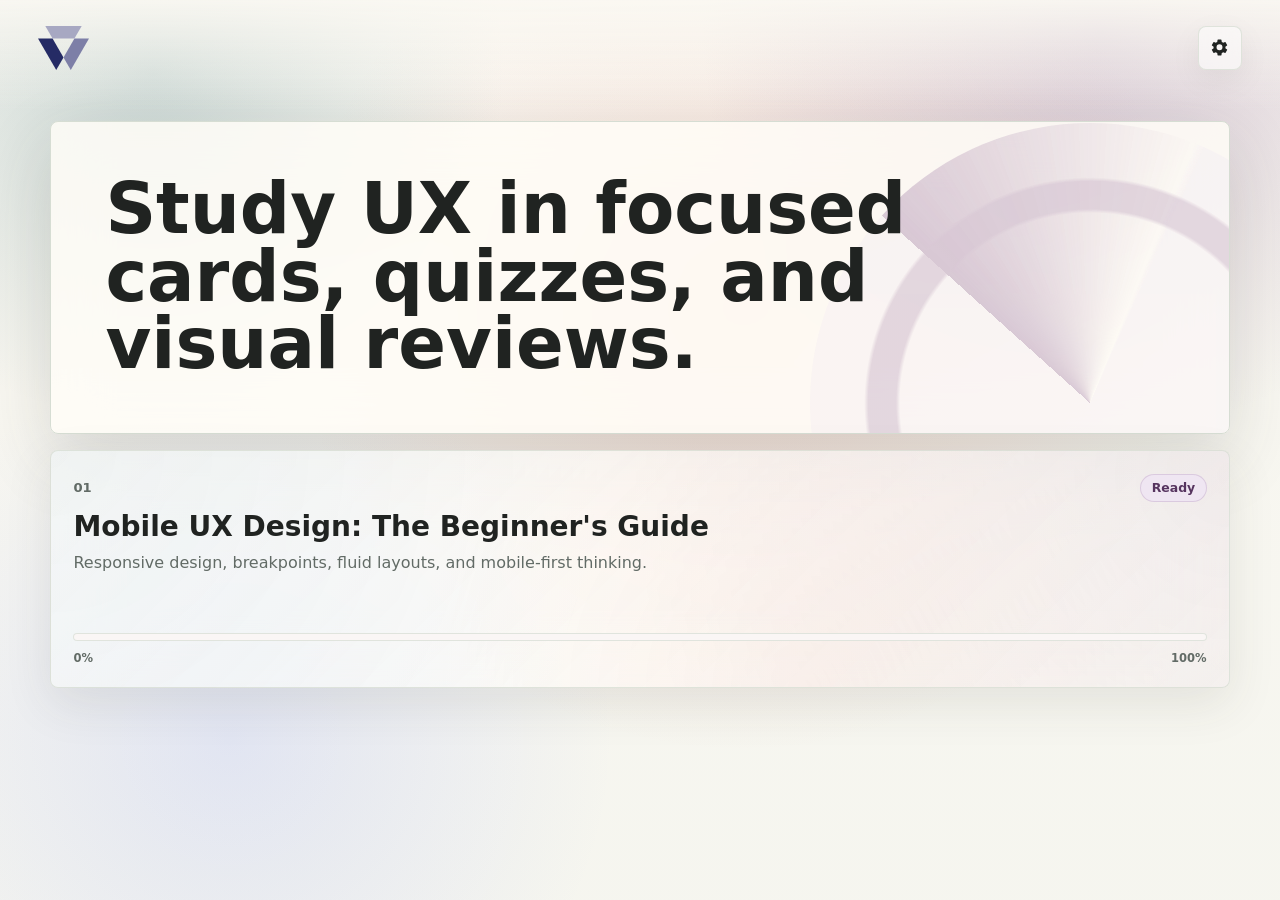
<file: index.html>
<!doctype html>
<html lang="en">
  <head>
    <meta charset="utf-8" />
    <meta name="viewport" content="width=device-width, initial-scale=1" />
    <meta name="theme-color" content="#28666e" />
    <title>UX Study App</title>
    <link rel="icon" href="assets/app-icon.svg" type="image/svg+xml" />
    <link rel="manifest" href="manifest.json" />
    <link rel="stylesheet" href="style.css?v=23" />
  </head>
  <body data-page="dashboard">
    <header class="app-topbar simple-topbar">
      <img class="home-logo" src="assets/Logo.svg" alt="GK" style="height:44px;width:auto;display:block;object-fit:contain;" />
      <button class="icon-button" type="button" data-open-settings aria-label="Open settings">
        <span class="gear-symbol" aria-hidden="true"></span>
      </button>
    </header>

    <main class="shell">
      <section class="dashboard-hero">
        <div>
          <h1>Study UX in focused cards, quizzes, and visual reviews.</h1>
        </div>
      </section>

      <section class="course-grid" data-course-grid aria-label="Courses">
        <a
          class="course-card"
          href="courses/course-03-mobile-ux-design.html?v=23"
          data-course-card
          data-course-id="course-03"
          data-total-cards="12"
        >
          <div class="course-body">
            <div class="course-meta">
              <span class="course-small-number">01</span>
              <span class="pill">Ready</span>
            </div>
            <h2>Mobile UX Design: The Beginner's Guide</h2>
            <p>Responsive design, breakpoints, fluid layouts, and mobile-first thinking.</p>
            <div class="course-progress" aria-label="0% complete" data-course-progress>
              <span style="width: 0%"></span>
            </div>
            <div class="progress-scale" aria-hidden="true">
              <span data-progress-current>0%</span>
              <span>100%</span>
            </div>
          </div>
        </a>
      </section>
    </main>

    <aside class="settings-panel" data-settings-panel aria-hidden="true">
      <div class="settings-card" role="dialog" aria-modal="true" aria-labelledby="settings-title">
        <div class="settings-head">
          <h2 id="settings-title">Settings</h2>
          <button class="icon-button" type="button" data-close-settings aria-label="Close settings">×</button>
        </div>

        <div class="setting-row">
          <span>Mode</span>
          <div class="icon-choice" data-theme-choices>
            <button type="button" data-theme-choice="light" aria-label="Light mode">☼</button>
            <button type="button" data-theme-choice="dark" aria-label="Dark mode">☾</button>
          </div>
        </div>

        <div class="setting-row">
          <span>Accent</span>
          <div class="swatch-row" data-accent-choices>
            <button class="swatch teal" type="button" data-accent-choice="teal" aria-label="Calm teal"></button>
            <button class="swatch navy" type="button" data-accent-choice="navy" aria-label="Navy blue"></button>
            <button class="swatch plum" type="button" data-accent-choice="plum" aria-label="Plum"></button>
            <button class="swatch green" type="button" data-accent-choice="green" aria-label="Forest green"></button>
            <button class="swatch ocean" type="button" data-accent-choice="ocean" aria-label="Ocean blue"></button>
            <button class="swatch sunset" type="button" data-accent-choice="sunset" aria-label="Sunset"></button>
            <button class="swatch candy" type="button" data-accent-choice="candy" aria-label="Candy"></button>
            <button class="swatch mono-blue" type="button" data-accent-choice="mono-blue" aria-label="Black and blue"></button>
            <button class="swatch contrast" type="button" data-accent-choice="contrast" aria-label="High contrast"></button>
          </div>
        </div>

        <div class="setting-row">
          <span>Text size</span>
          <div class="stepper">
            <button type="button" data-text-decrease aria-label="Decrease text size">−</button>
            <strong data-text-size-value>0</strong>
            <button type="button" data-text-increase aria-label="Increase text size">+</button>
          </div>
        </div>

        <label class="toggle-row">
          <input data-setting-motion type="checkbox" />
          <span>Reduce motion</span>
        </label>
      </div>
    </aside>

    <script src="app.js?v=23"></script>
  </body>
</html>
</file>
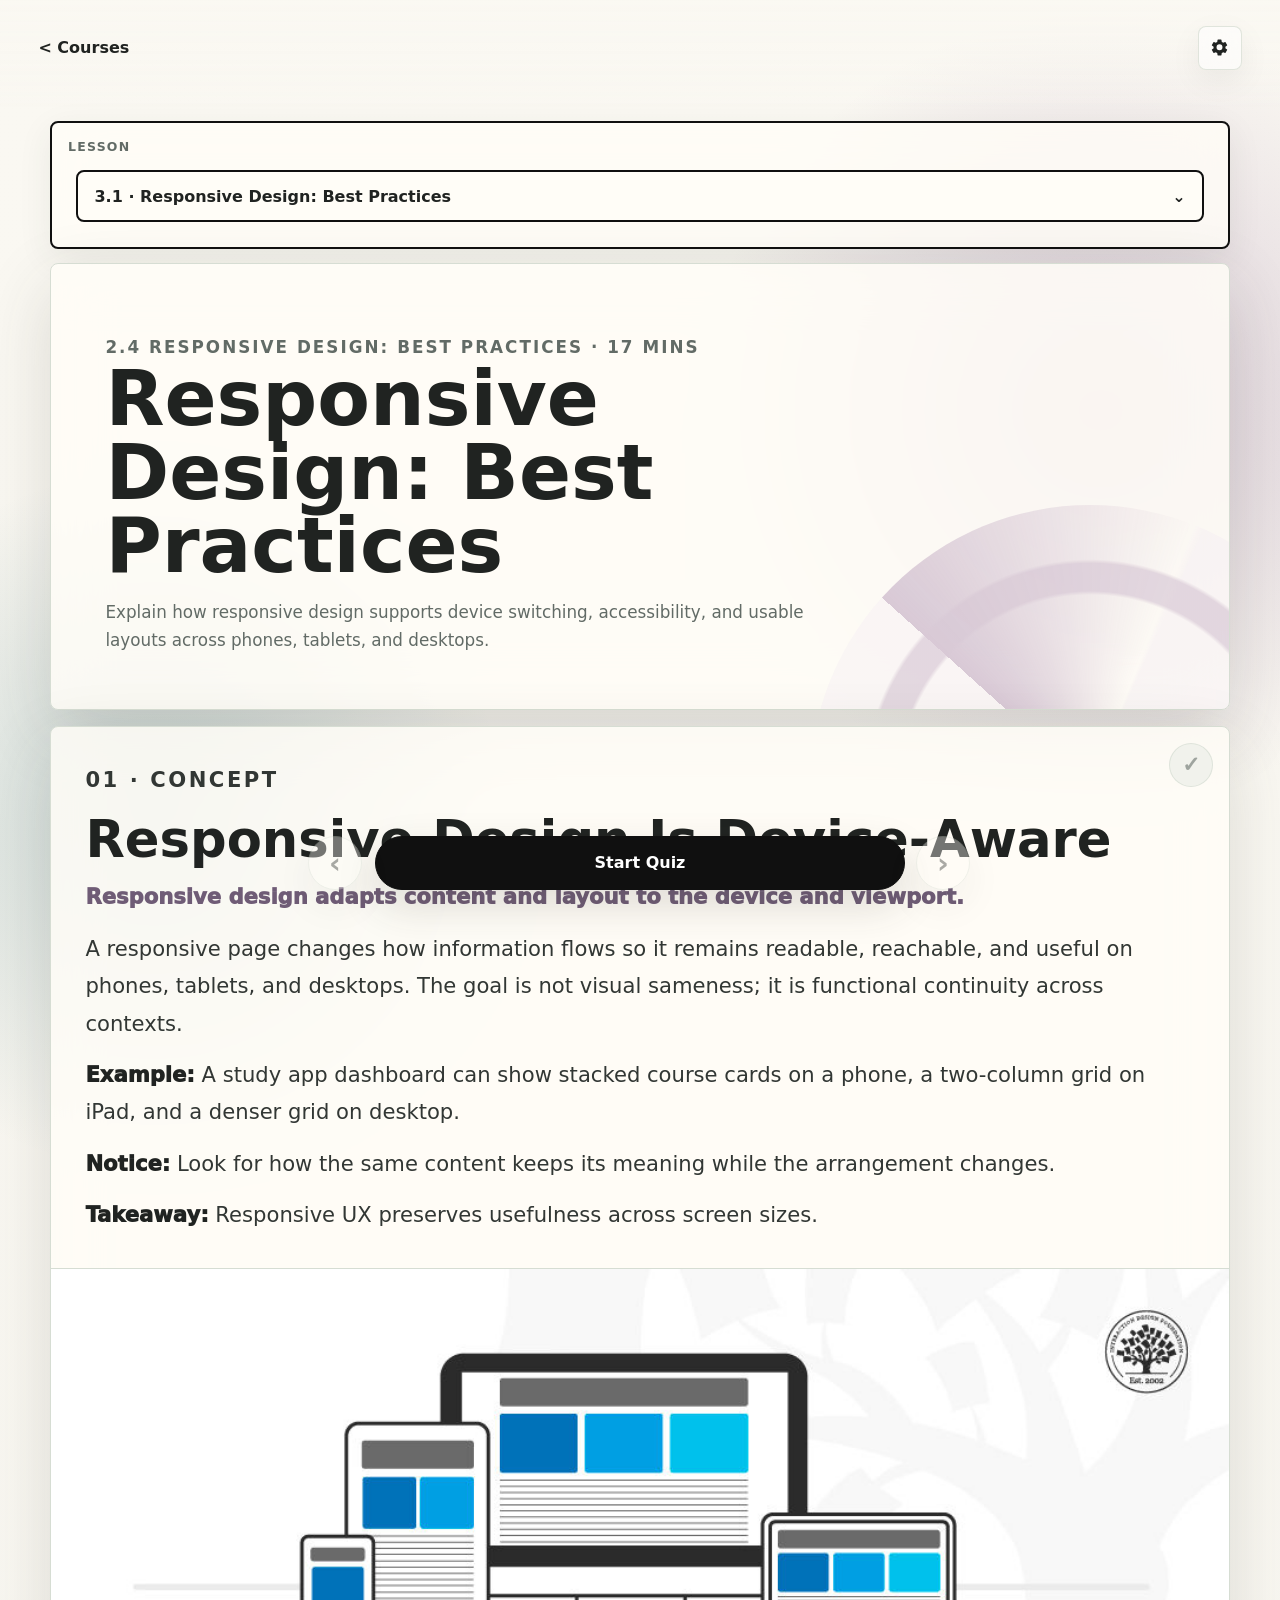
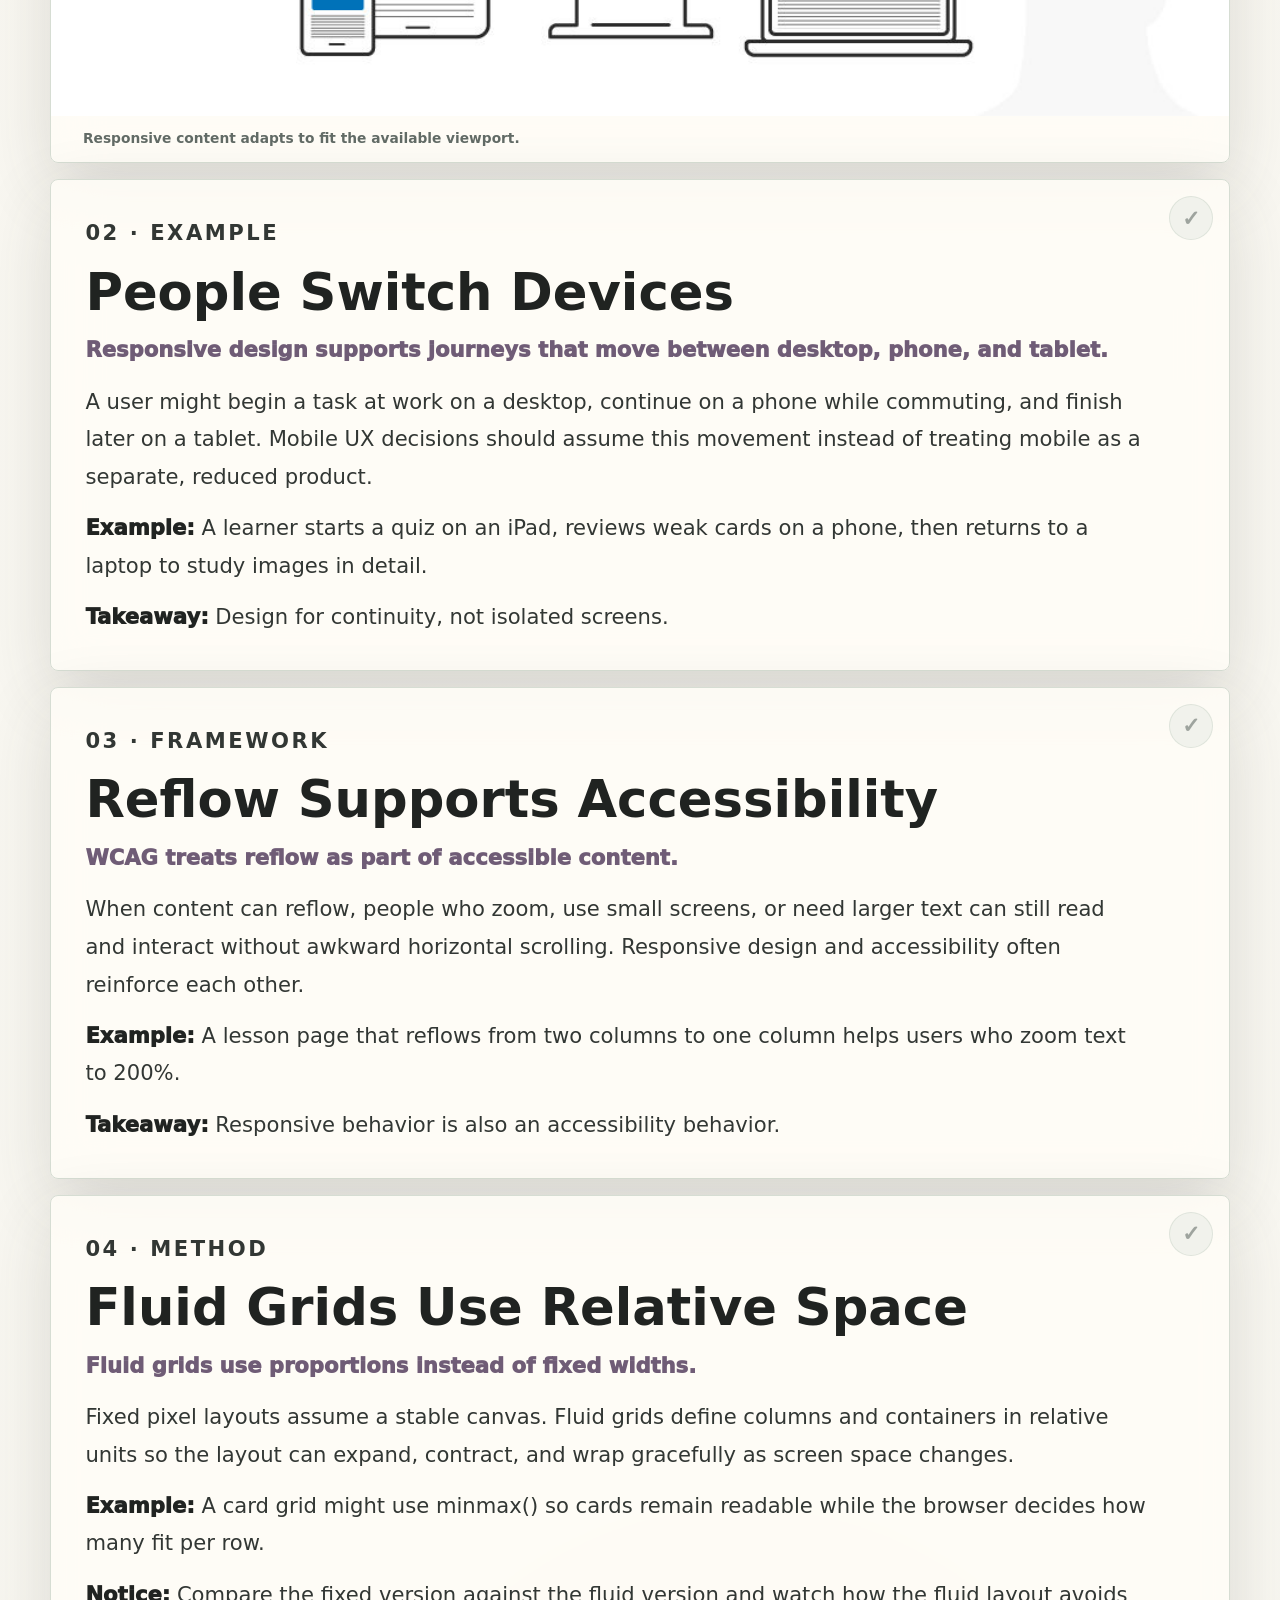
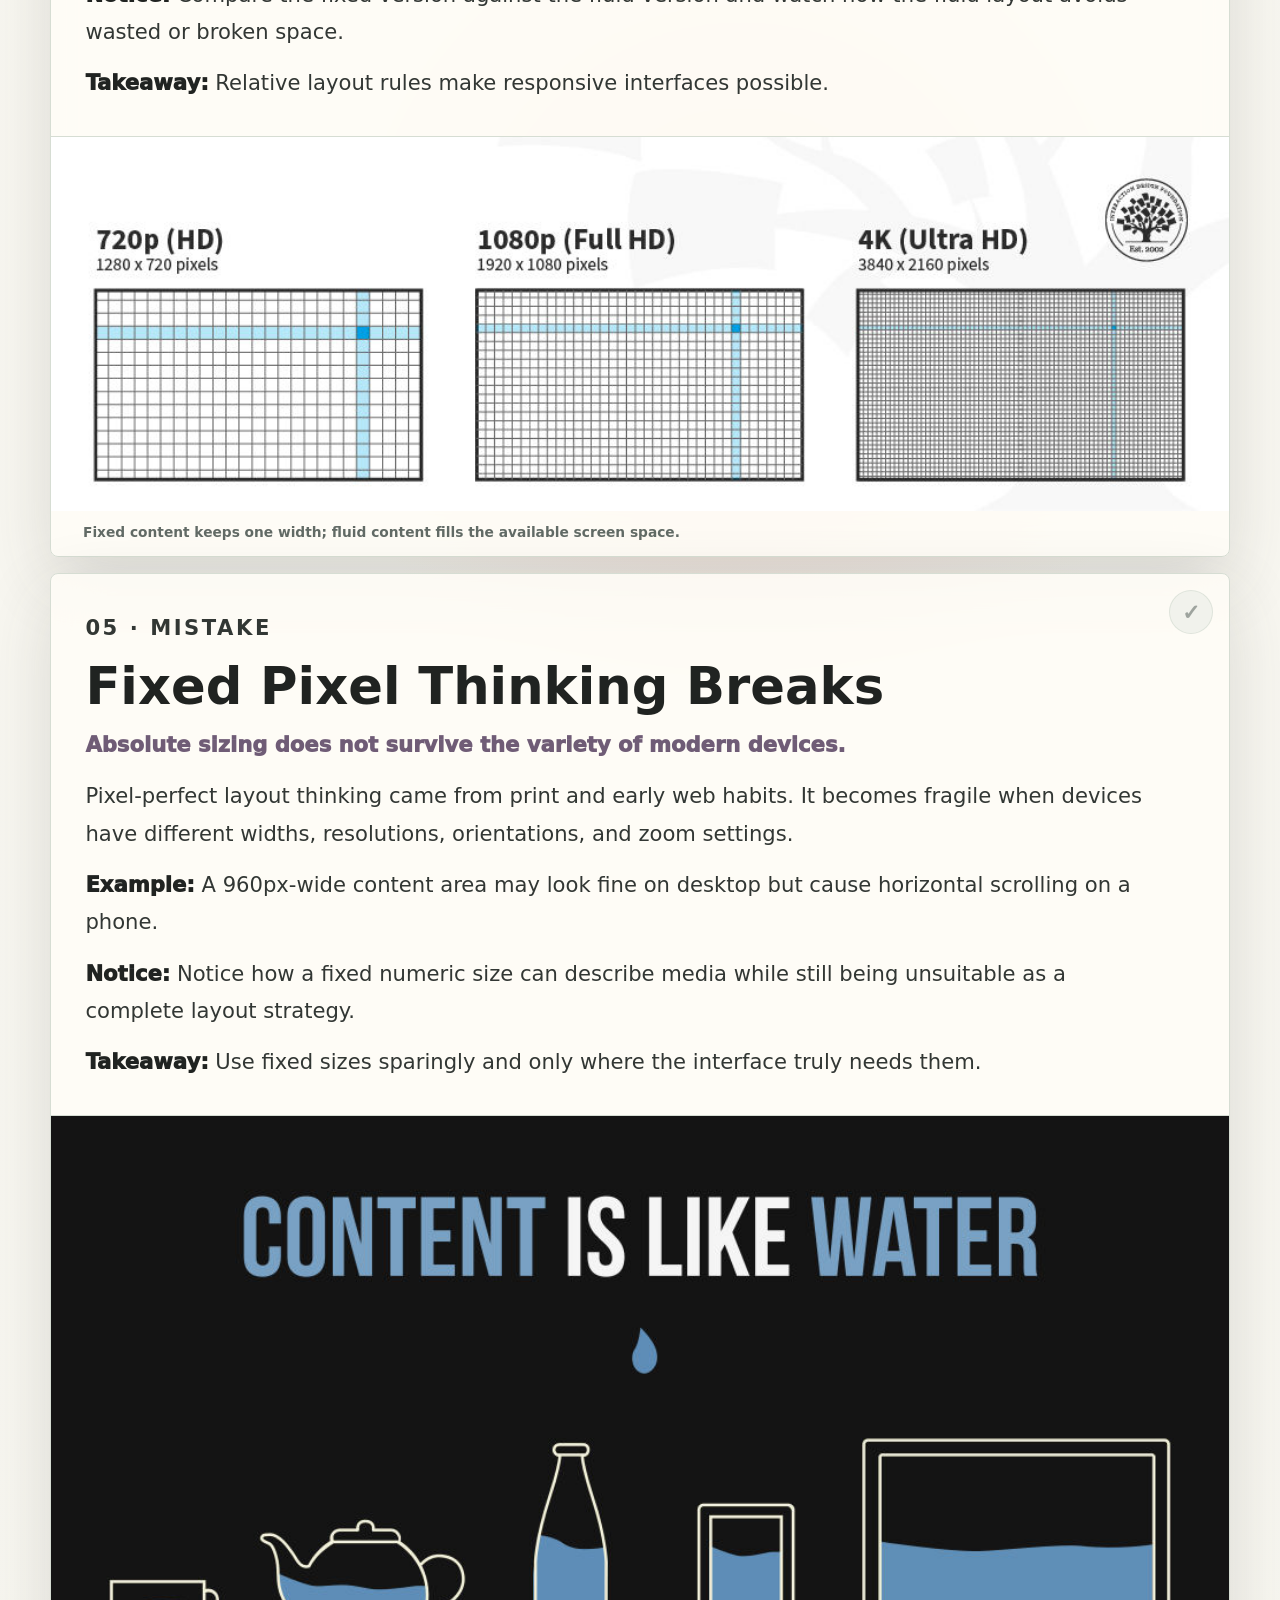
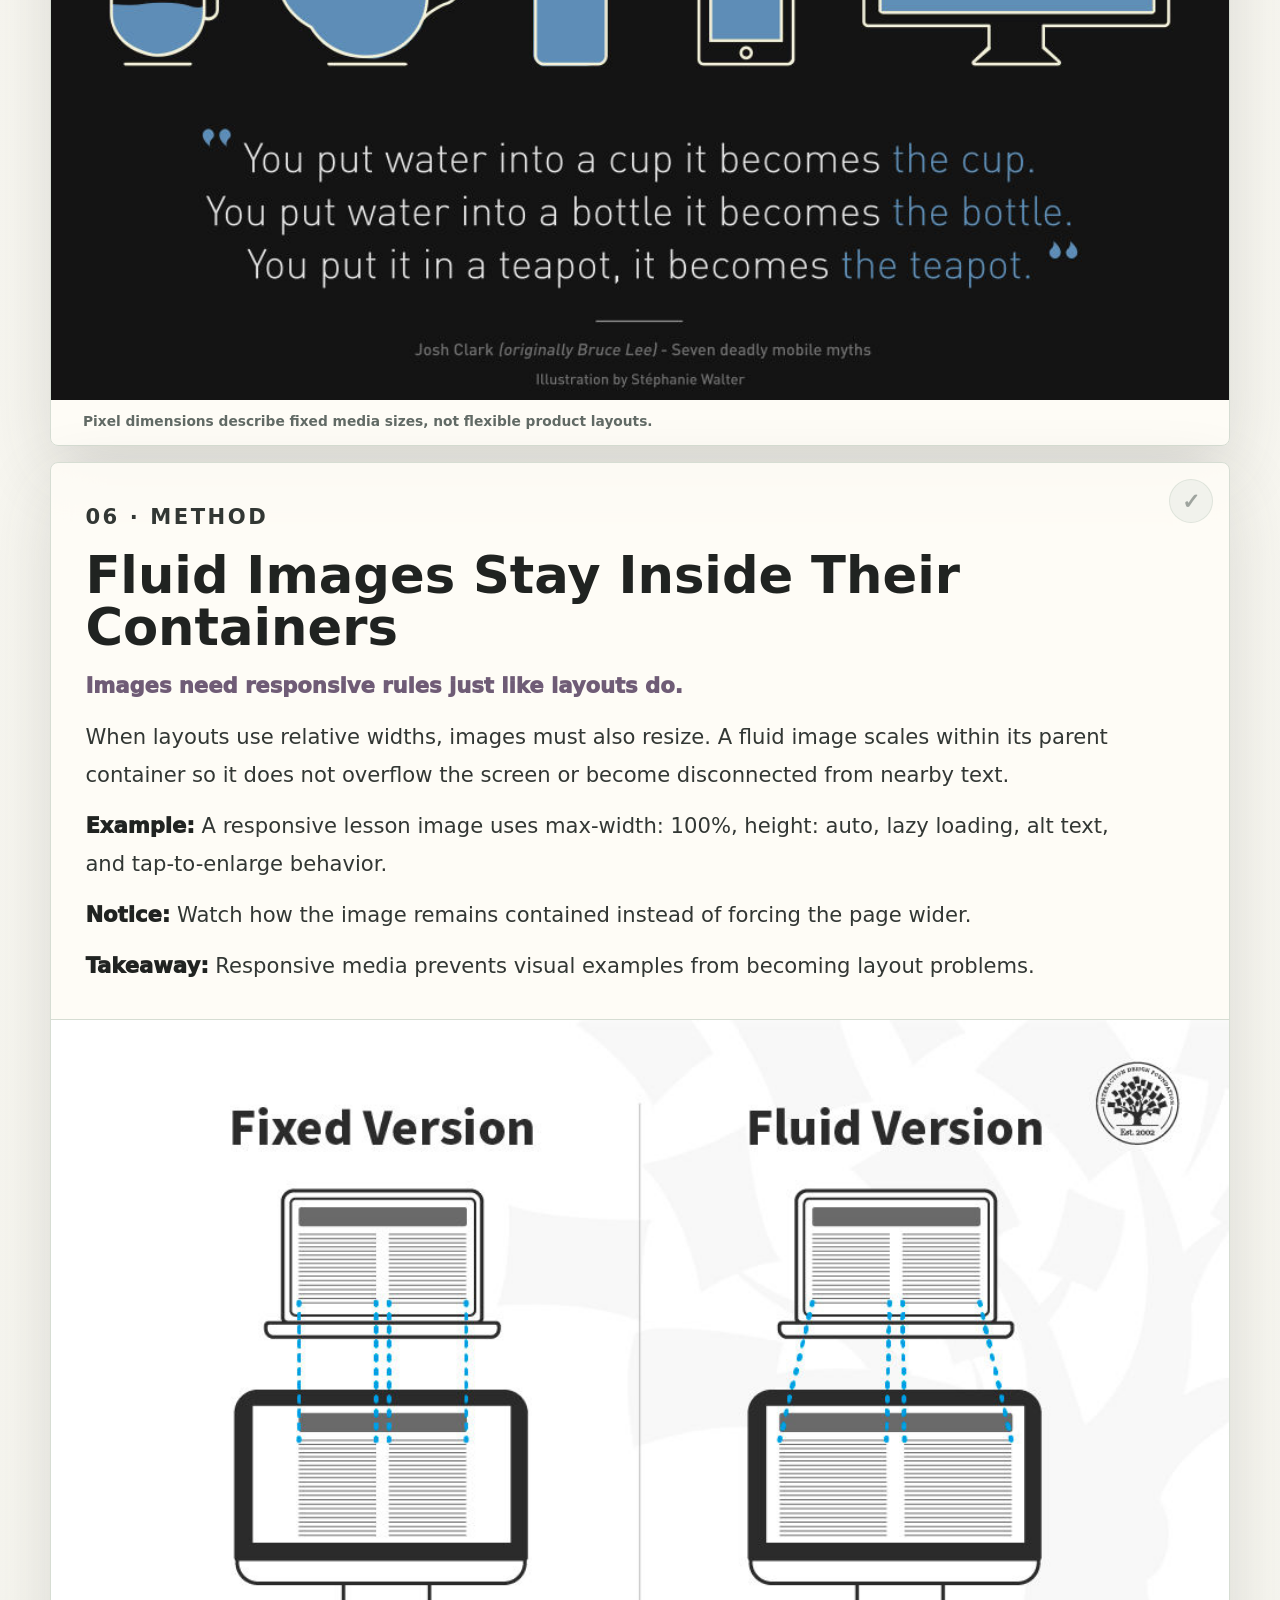
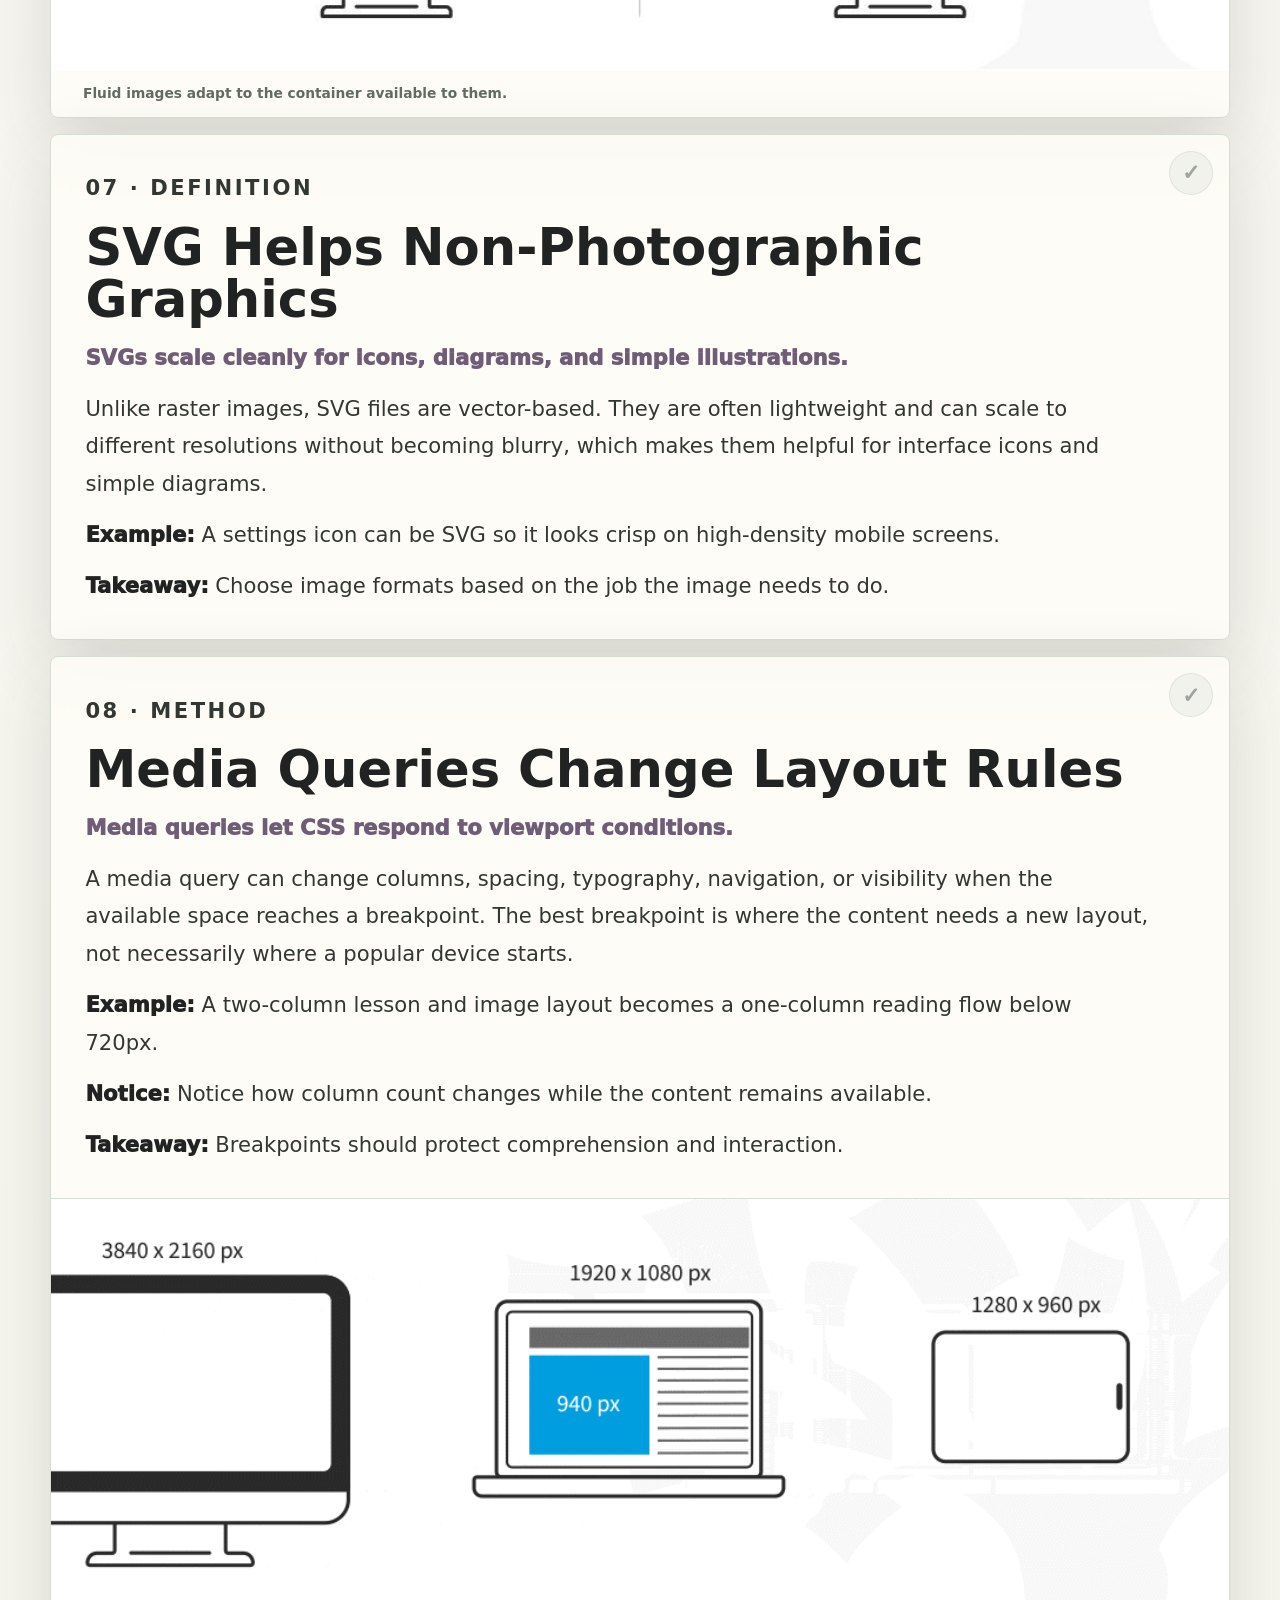
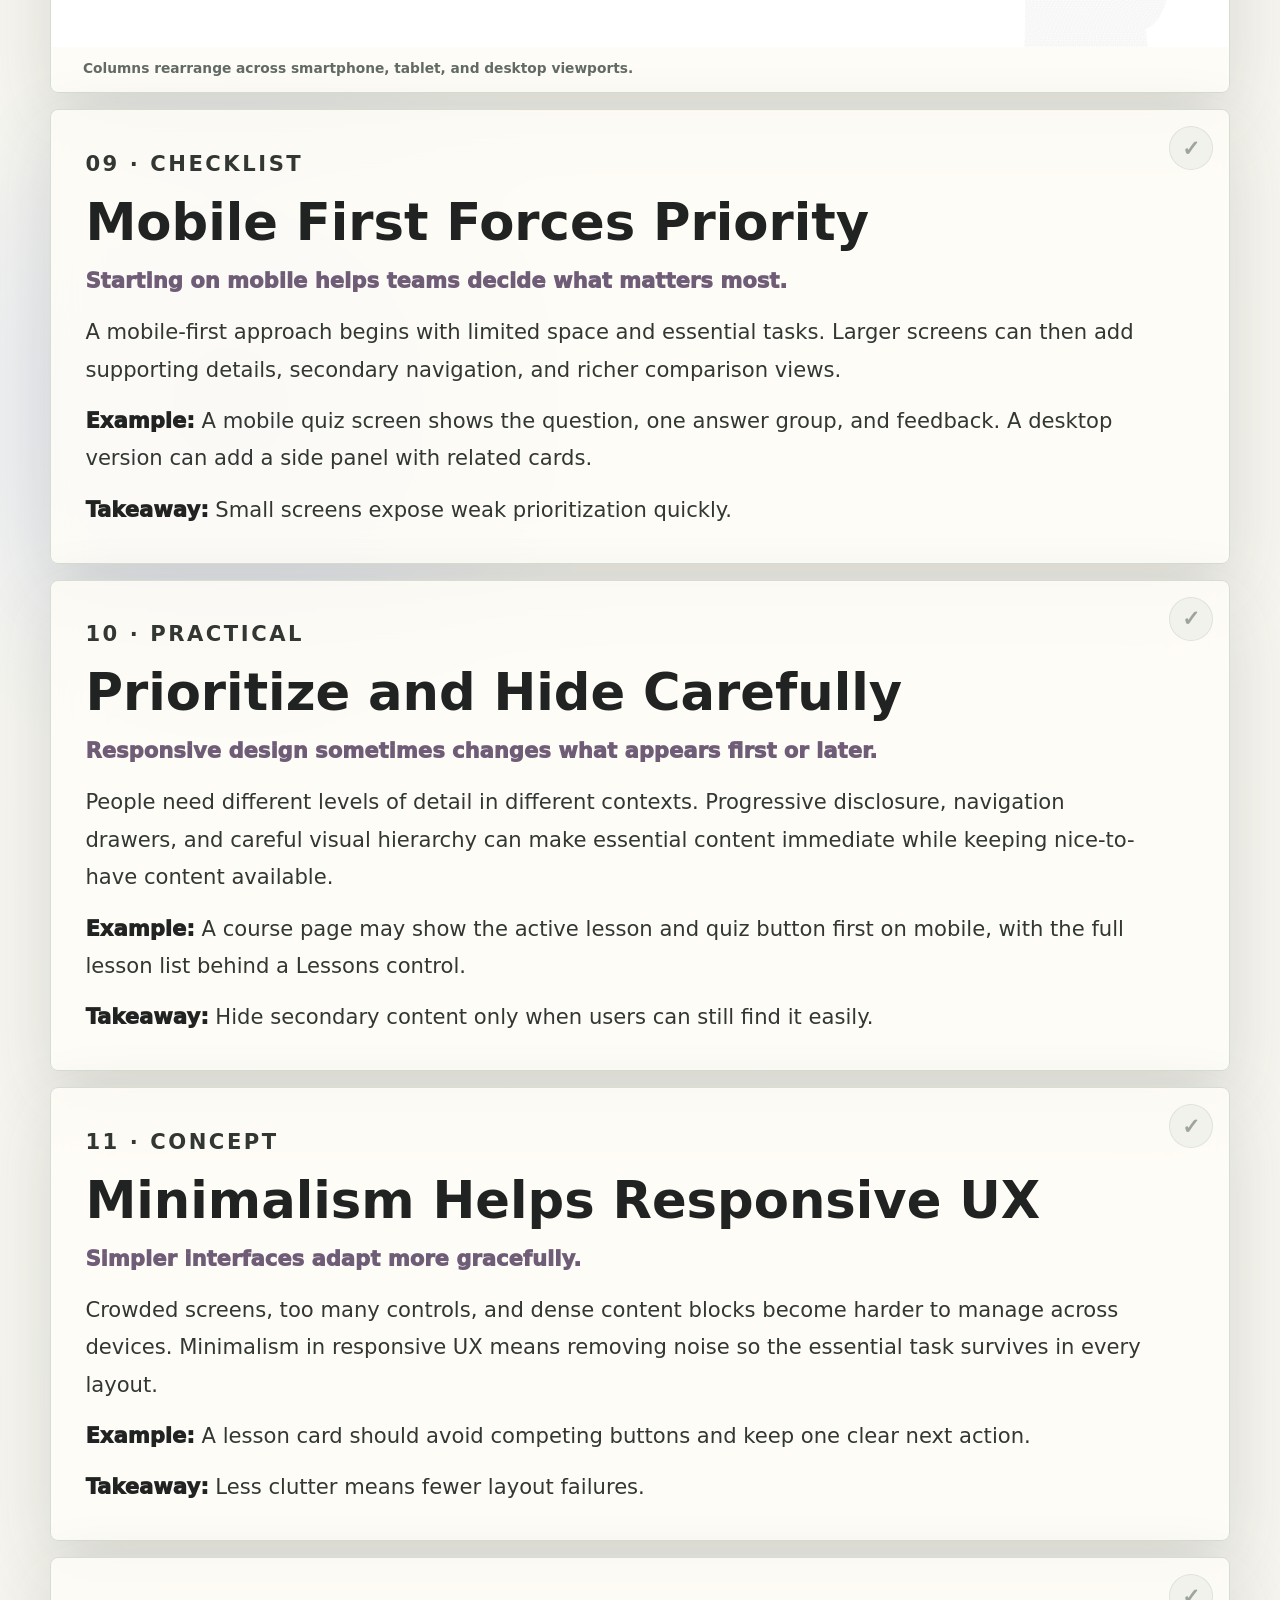
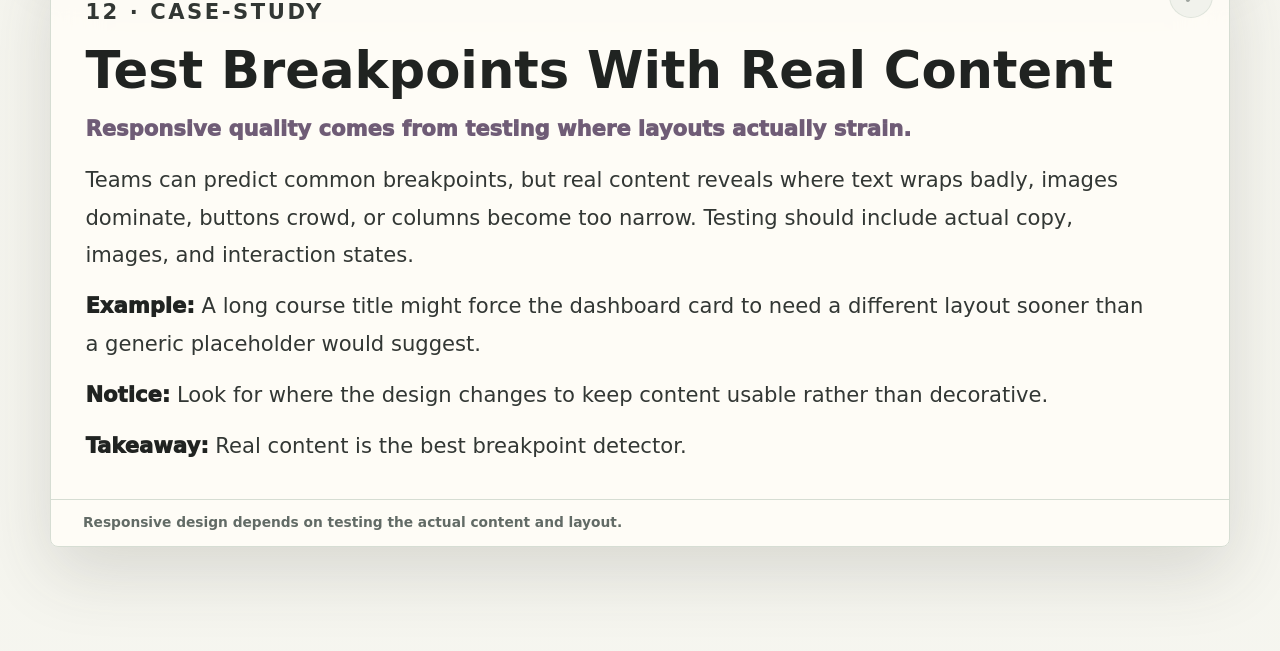
<file: courses/course-03-mobile-ux-design.html>
<!doctype html>
<html lang="en">
  <head>
    <meta charset="utf-8" />
    <meta name="viewport" content="width=device-width, initial-scale=1" />
    <meta name="theme-color" content="#28666e" />
    <title>Responsive Design: Best Practices | UX Study App</title>
    <link rel="icon" href="../assets/app-icon.svg" type="image/svg+xml" />
    <link rel="manifest" href="../manifest.json" />
    <link rel="stylesheet" href="../style.css?v=23" />
  </head>
  <body data-page="course" data-course-id="course-03">
    <header class="app-topbar simple-topbar">
      <a class="back-link" href="../index.html?v=23">&lt; Courses</a>
      <button class="icon-button" type="button" data-open-settings aria-label="Open settings">
        <span class="gear-symbol" aria-hidden="true"></span>
      </button>
    </header>

    <main class="course-shell">
      <section class="lesson-picker">
        <span class="lesson-label">Lesson</span>
        <div class="lesson-menu" data-lesson-menu>
          <button class="lesson-menu-button" type="button" data-lesson-menu-button aria-expanded="false"></button>
          <div class="lesson-menu-list" data-lesson-menu-list hidden></div>
        </div>
      </section>
      <section class="course-intro" data-course-intro></section>
      <section data-mode-panel="learn"></section>
      <section data-mode-panel="quiz" hidden></section>
    </main>

    <nav class="bottom-nav" aria-label="Lesson navigation">
      <button class="circle-nav" type="button" data-prev-lesson aria-label="Previous lesson">‹</button>
      <button class="quiz-launch" type="button" data-open-quiz>Start Quiz</button>
      <button class="circle-nav" type="button" data-next-lesson aria-label="Next lesson">›</button>
    </nav>

    <aside class="settings-panel" data-settings-panel aria-hidden="true">
      <div class="settings-card" role="dialog" aria-modal="true" aria-labelledby="settings-title">
        <div class="settings-head">
          <h2 id="settings-title">Settings</h2>
          <button class="icon-button" type="button" data-close-settings aria-label="Close settings">×</button>
        </div>
        <div class="setting-row">
          <span>Mode</span>
          <div class="icon-choice" data-theme-choices>
            <button type="button" data-theme-choice="light" aria-label="Light mode">☼</button>
            <button type="button" data-theme-choice="dark" aria-label="Dark mode">☾</button>
          </div>
        </div>
        <div class="setting-row">
          <span>Accent</span>
          <div class="swatch-row" data-accent-choices>
            <button class="swatch teal" type="button" data-accent-choice="teal" aria-label="Calm teal"></button>
            <button class="swatch navy" type="button" data-accent-choice="navy" aria-label="Navy blue"></button>
            <button class="swatch plum" type="button" data-accent-choice="plum" aria-label="Plum"></button>
            <button class="swatch green" type="button" data-accent-choice="green" aria-label="Forest green"></button>
            <button class="swatch ocean" type="button" data-accent-choice="ocean" aria-label="Ocean blue"></button>
            <button class="swatch sunset" type="button" data-accent-choice="sunset" aria-label="Sunset"></button>
            <button class="swatch candy" type="button" data-accent-choice="candy" aria-label="Candy"></button>
            <button class="swatch mono-blue" type="button" data-accent-choice="mono-blue" aria-label="Black and blue"></button>
            <button class="swatch contrast" type="button" data-accent-choice="contrast" aria-label="High contrast"></button>
          </div>
        </div>
        <div class="setting-row">
          <span>Text size</span>
          <div class="stepper">
            <button type="button" data-text-decrease aria-label="Decrease text size">−</button>
            <strong data-text-size-value>0</strong>
            <button type="button" data-text-increase aria-label="Increase text size">+</button>
          </div>
        </div>
        <label class="toggle-row">
          <input data-setting-motion type="checkbox" />
          <span>Reduce motion</span>
        </label>
      </div>
    </aside>

    <script src="../data/course-03-mobile-ux-design.js?v=23"></script>
    <script src="../app.js?v=23"></script>
  </body>
</html>
</file>
<file: style.css>
:root {
  color-scheme: light;
  --bg: #faf8f2;
  --surface: rgba(255, 253, 247, 0.84);
  --surface-solid: #fffdf7;
  --surface-soft: #eef1ea;
  --text: #202321;
  --muted: #626b66;
  --border: #d6ddd3;
  --primary: #7b4c86;
  --primary-strong: #56345f;
  --summary-color: #6f5c76;
  --primary-soft: #eadff0;
  --accent: #28666e;
  --accent-2: #d8644f;
  --success: #2f7d57;
  --danger: #ad3636;
  --glass: rgba(255, 255, 255, 0.54);
  --glass-strong: rgba(255, 255, 255, 0.72);
  --shadow: 0 24px 70px rgba(54, 58, 52, 0.16);
  --radius: 8px;
  --font-scale: 1;
}

[data-theme="dark"] {
  color-scheme: dark;
  --bg: #121412;
  --surface: rgba(28, 31, 29, 0.86);
  --surface-solid: #1d211f;
  --surface-soft: #29302c;
  --text: #f4f1e9;
  --muted: #bdc6bf;
  --border: #3a453f;
  --primary: #c391d2;
  --primary-strong: #ead8f0;
  --summary-color: #c7aecf;
  --primary-soft: #392442;
  --accent: #8dcfca;
  --accent-2: #f18b79;
  --glass: rgba(255, 255, 255, 0.08);
  --glass-strong: rgba(255, 255, 255, 0.12);
  --shadow: 0 24px 70px rgba(0, 0, 0, 0.34);
}

[data-accent="teal"] {
  --primary: #7b4c86;
  --primary-strong: #56345f;
  --summary-color: #6f5c76;
  --primary-soft: #eadff0;
  --accent: #28666e;
  --accent-2: #d8644f;
}

[data-accent="navy"] {
  --primary: #244f95;
  --primary-strong: #15345f;
  --summary-color: #536c91;
  --primary-soft: #dfe8f8;
  --accent: #a84272;
  --accent-2: #d8a34f;
}

[data-accent="plum"] {
  --primary: #8a4f92;
  --primary-strong: #5f3568;
  --summary-color: #7c6384;
  --primary-soft: #f0e0f2;
  --accent: #d15e73;
  --accent-2: #2f7d6d;
}

[data-accent="green"] {
  --primary: #2f7d57;
  --primary-strong: #1d5238;
  --summary-color: #4e7562;
  --primary-soft: #dceee4;
  --accent: #765aa6;
  --accent-2: #c46d3a;
}

[data-accent="ocean"] {
  --primary: #0f67ff;
  --primary-strong: #063a98;
  --summary-color: #4e769f;
  --primary-soft: #dce8ff;
  --accent: #00a6a6;
  --accent-2: #77d6ff;
}

[data-accent="sunset"] {
  --primary: #ef6a3a;
  --primary-strong: #963412;
  --summary-color: #bd7c68;
  --primary-soft: #fde4d8;
  --accent: #8d4bb3;
  --accent-2: #f3b13d;
}

[data-accent="candy"] {
  --primary: #ec4899;
  --primary-strong: #9d174d;
  --summary-color: #9a6682;
  --primary-soft: #fce7f3;
  --accent: #7c3aed;
  --accent-2: #22d3ee;
}

[data-accent="mono-blue"] {
  --primary: #0f67ff;
  --primary-strong: #050505;
  --summary-color: #4e6eaa;
  --primary-soft: #e8e8e8;
  --accent: #050505;
  --accent-2: #0f67ff;
}

[data-accent="contrast"] {
  --bg: #ffffff;
  --surface: #ffffff;
  --surface-solid: #ffffff;
  --surface-soft: #f2f2f2;
  --text: #000000;
  --muted: #2f2f2f;
  --border: #000000;
  --primary: #0047ff;
  --primary-strong: #002aa0;
  --summary-color: #0047ff;
  --primary-soft: #e5ecff;
  --accent: #b00020;
  --accent-2: #006b3f;
}

[data-text-size="1"] {
  --font-scale: 1.08;
}

[data-text-size="2"] {
  --font-scale: 1.16;
}

[data-reduced-motion="true"] *,
[data-reduced-motion="true"] *::before,
[data-reduced-motion="true"] *::after {
  animation-duration: 0.001ms !important;
  scroll-behavior: auto !important;
  transition-duration: 0.001ms !important;
}

* {
  box-sizing: border-box;
}

html {
  background: var(--bg);
  color: var(--text);
  font-family: Inter, ui-sans-serif, system-ui, -apple-system, BlinkMacSystemFont, "Segoe UI", sans-serif;
  font-size: calc(16px * var(--font-scale));
}

body {
  min-height: 100vh;
  margin: 0;
  background:
    radial-gradient(circle at 12% 8%, color-mix(in srgb, var(--accent) 22%, transparent), transparent 22rem),
    radial-gradient(circle at 86% 4%, color-mix(in srgb, var(--primary) 26%, transparent), transparent 25rem),
    radial-gradient(circle at 58% 34%, color-mix(in srgb, var(--accent-2) 16%, transparent), transparent 28rem),
    radial-gradient(circle at 18% 82%, color-mix(in srgb, #5f7cff 14%, transparent), transparent 24rem),
    linear-gradient(180deg, var(--bg), color-mix(in srgb, var(--surface-soft) 38%, var(--bg)));
}

body::before {
  position: fixed;
  inset: 0;
  z-index: -1;
  content: "";
  background-image:
    linear-gradient(color-mix(in srgb, var(--border) 32%, transparent) 1px, transparent 1px),
    linear-gradient(90deg, color-mix(in srgb, var(--border) 32%, transparent) 1px, transparent 1px);
  background-size: 34px 34px;
  mask-image: linear-gradient(to bottom, rgba(0, 0, 0, 0.25), transparent 52%);
}

button,
input,
select {
  font: inherit;
}

button,
select,
input {
  border-radius: var(--radius);
}

button {
  cursor: pointer;
}

button:disabled {
  cursor: not-allowed;
  opacity: 0.38;
}

button:focus-visible,
a:focus-visible,
input:focus-visible,
select:focus-visible {
  outline: 3px solid var(--accent-2);
  outline-offset: 3px;
}

a {
  color: inherit;
}

img {
  display: block;
  max-width: 100%;
  height: auto;
}

.sr-only {
  position: absolute;
  width: 1px;
  height: 1px;
  padding: 0;
  overflow: hidden;
  clip: rect(0, 0, 0, 0);
  white-space: nowrap;
  border: 0;
}

.app-topbar {
  position: sticky;
  top: 0;
  z-index: 20;
  display: flex;
  align-items: center;
  justify-content: space-between;
  min-height: 64px;
  padding: 1.6rem clamp(1rem, 4vw, 2.4rem);
  background: transparent;
}

.simple-topbar::before {
  position: fixed;
  inset: 0 0 auto;
  z-index: -1;
  height: 112px;
  content: "";
  background: linear-gradient(to bottom, color-mix(in srgb, var(--bg) 92%, transparent), transparent);
  pointer-events: none;
}

.simple-topbar + .shell,
.simple-topbar + .course-shell {
  padding-top: 1.6rem;
}

.back-link {
  display: inline-flex;
  align-items: center;
  min-height: 42px;
  color: var(--text);
  font-weight: 800;
  text-decoration: none;
}

.home-mark {
  display: inline-flex;
  align-items: center;
  min-height: 44px;
  color: #101010;
  font-size: 2.45rem;
  font-weight: 1000;
  line-height: 1;
  letter-spacing: 0;
}

.home-logo {
  display: block;
  width: auto;
  height: 44px;
  object-fit: contain;
}

[data-theme="dark"] .home-logo {
  filter: invert(1) hue-rotate(180deg) saturate(1.1);
}

.icon-button {
  display: inline-flex;
  width: 44px;
  height: 44px;
  align-items: center;
  justify-content: center;
  border: 1px solid color-mix(in srgb, var(--border) 76%, transparent);
  background: var(--glass);
  color: var(--text);
  box-shadow: 0 10px 32px rgba(0, 0, 0, 0.06);
  backdrop-filter: blur(22px);
  font-size: 2rem;
  font-weight: 900;
  line-height: 1;
  padding: 0;
}

.gear-symbol {
  display: block;
  width: 19px;
  height: 19px;
  background: currentColor;
  mask: url("data:image/svg+xml,%3Csvg viewBox='0 0 24 24' xmlns='http://www.w3.org/2000/svg'%3E%3Cpath fill='black' d='M19.43 12.98c.04-.32.07-.65.07-.98s-.02-.66-.07-.98l2.11-1.65c.19-.15.24-.42.12-.64l-2-3.46c-.12-.22-.37-.31-.6-.22l-2.49 1a7.28 7.28 0 0 0-1.69-.98L14.5 2.42A.5.5 0 0 0 14 2h-4a.5.5 0 0 0-.5.42L9.12 5.07c-.61.24-1.18.56-1.69.98l-2.49-1a.5.5 0 0 0-.6.22l-2 3.46a.5.5 0 0 0 .12.64l2.11 1.65a7.93 7.93 0 0 0 0 1.96l-2.11 1.65a.5.5 0 0 0-.12.64l2 3.46c.12.22.37.31.6.22l2.49-1c.51.4 1.08.73 1.69.98l.38 2.65c.04.24.25.42.5.42h4c.25 0 .46-.18.5-.42l.38-2.65c.61-.24 1.18-.56 1.69-.98l2.49 1c.23.08.48 0 .6-.22l2-3.46a.5.5 0 0 0-.12-.64l-2.11-1.65ZM12 15.5A3.5 3.5 0 1 1 12 8a3.5 3.5 0 0 1 0 7.5Z'/%3E%3C/svg%3E") center / contain no-repeat;
  -webkit-mask: url("data:image/svg+xml,%3Csvg viewBox='0 0 24 24' xmlns='http://www.w3.org/2000/svg'%3E%3Cpath fill='black' d='M19.43 12.98c.04-.32.07-.65.07-.98s-.02-.66-.07-.98l2.11-1.65c.19-.15.24-.42.12-.64l-2-3.46c-.12-.22-.37-.31-.6-.22l-2.49 1a7.28 7.28 0 0 0-1.69-.98L14.5 2.42A.5.5 0 0 0 14 2h-4a.5.5 0 0 0-.5.42L9.12 5.07c-.61.24-1.18.56-1.69.98l-2.49-1a.5.5 0 0 0-.6.22l-2 3.46a.5.5 0 0 0 .12.64l2.11 1.65a7.93 7.93 0 0 0 0 1.96l-2.11 1.65a.5.5 0 0 0-.12.64l2 3.46c.12.22.37.31.6.22l2.49-1c.51.4 1.08.73 1.69.98l.38 2.65c.04.24.25.42.5.42h4c.25 0 .46-.18.5-.42l.38-2.65c.61-.24 1.18-.56 1.69-.98l2.49 1c.23.08.48 0 .6-.22l2-3.46a.5.5 0 0 0-.12-.64l-2.11-1.65ZM12 15.5A3.5 3.5 0 1 1 12 8a3.5 3.5 0 0 1 0 7.5Z'/%3E%3C/svg%3E") center / contain no-repeat;
}

.shell,
.course-shell {
  width: min(1180px, calc(100% - 2rem));
  margin: 0 auto;
  padding: clamp(0.6rem, 3vw, 1.8rem) 0 6.5rem;
}

.dashboard-hero,
.course-intro {
  position: relative;
  overflow: hidden;
  padding: clamp(1.6rem, 6vw, 3.4rem);
  background: var(--surface);
  border: 1px solid var(--border);
  border-radius: var(--radius);
  box-shadow: var(--shadow);
  backdrop-filter: blur(28px);
}

.dashboard-hero::after,
.course-intro::after {
  position: absolute;
  inset: auto -12% -80% auto;
  width: min(560px, 62vw);
  aspect-ratio: 1;
  content: "";
  background:
    radial-gradient(circle, transparent 48%, color-mix(in srgb, var(--primary) 68%, transparent) 49% 56%, transparent 57%),
    conic-gradient(from -48deg, var(--primary), transparent 70deg, color-mix(in srgb, var(--primary-soft) 74%, transparent) 72deg);
  border-radius: 50%;
  opacity: 0.28;
}

.dashboard-hero h1,
.course-intro h1 {
  position: relative;
  z-index: 1;
  max-width: 900px;
  margin: 0;
  font-size: clamp(2.1rem, 5.5vw, 4.4rem);
  line-height: 0.96;
  letter-spacing: 0;
}

.course-intro h1 {
  max-width: 820px;
  font-size: clamp(2.3rem, 6vw, 4.8rem);
}

.course-intro p {
  position: relative;
  z-index: 1;
  max-width: 760px;
  margin: 1rem 0 0;
  color: var(--muted);
  font-size: 1.05rem;
  line-height: 1.65;
}

.eyebrow {
  margin: 0;
  color: var(--muted);
  font-size: 0.78rem;
  font-weight: 900;
  letter-spacing: 0.12em;
  text-transform: uppercase;
}

.course-grid {
  display: grid;
  grid-template-columns: repeat(auto-fit, minmax(260px, 1fr));
  gap: 1rem;
  margin-top: 1rem;
}

.course-card {
  display: grid;
  min-height: 238px;
  overflow: hidden;
  color: inherit;
  text-decoration: none;
  background:
    linear-gradient(135deg, var(--glass-strong), color-mix(in srgb, var(--surface) 72%, transparent)),
    radial-gradient(circle at 0% 0%, color-mix(in srgb, var(--accent) 18%, transparent), transparent 46%),
    radial-gradient(circle at 100% 10%, color-mix(in srgb, var(--primary) 23%, transparent), transparent 50%),
    radial-gradient(circle at 64% 100%, color-mix(in srgb, var(--accent-2) 15%, transparent), transparent 46%);
  border: 1px solid color-mix(in srgb, var(--border) 78%, transparent);
  border-radius: var(--radius);
  box-shadow: 0 16px 48px rgba(54, 58, 52, 0.1);
  backdrop-filter: blur(32px) saturate(1.25);
  transition: transform 180ms ease, box-shadow 180ms ease;
}

.course-card:not(.locked):hover {
  transform: translateY(-4px);
  box-shadow: 0 22px 64px rgba(54, 58, 52, 0.18);
}

.course-card.locked {
  opacity: 0.72;
}

.course-body {
  display: flex;
  flex-direction: column;
  gap: 0.62rem;
  padding: clamp(1rem, 3vw, 1.4rem);
}

.course-meta {
  display: flex;
  align-items: center;
  justify-content: space-between;
  gap: 0.5rem;
}

.course-small-number {
  color: var(--muted);
  font-size: 0.82rem;
  font-weight: 900;
}

.pill {
  display: inline-flex;
  align-items: center;
  min-height: 28px;
  padding: 0 0.65rem;
  background: color-mix(in srgb, var(--primary-soft) 78%, var(--surface-solid));
  color: var(--primary-strong);
  border: 1px solid color-mix(in srgb, var(--primary) 18%, transparent);
  border-radius: 999px;
  font-size: 0.78rem;
  font-weight: 900;
}

.course-card h2 {
  margin: 0;
  font-size: clamp(1.3rem, 3vw, 1.75rem);
  line-height: 1.06;
}

.course-card p {
  margin: 0;
  color: var(--muted);
  line-height: 1.55;
}

.course-progress {
  height: 8px;
  overflow: hidden;
  margin-top: auto;
  background: color-mix(in srgb, var(--surface-solid) 78%, var(--primary-soft));
  border: 1px solid color-mix(in srgb, var(--border) 70%, transparent);
  border-radius: 999px;
}

.course-progress::before,
.course-progress::after {
  position: absolute;
  width: 0;
  height: 0;
  overflow: hidden;
  content: "";
}

.progress-scale {
  display: flex;
  justify-content: space-between;
  color: var(--muted);
  font-size: 0.72rem;
  font-weight: 900;
}

.course-progress span {
  display: block;
  height: 100%;
  background: linear-gradient(90deg, var(--accent), var(--primary), var(--accent-2));
  border-radius: inherit;
}

.lesson-picker {
  display: grid;
  gap: 0.5rem;
  margin-bottom: 0.9rem;
  padding: 1rem;
  background: color-mix(in srgb, var(--surface-solid) 82%, transparent);
  border: 2px solid #101010;
  border-radius: var(--radius);
  box-shadow: 0 10px 34px rgba(54, 58, 52, 0.08);
  backdrop-filter: blur(24px);
}

.lesson-label {
  color: var(--muted);
  font-size: 0.78rem;
  font-weight: 900;
  letter-spacing: 0.1em;
  text-transform: uppercase;
}

.lesson-menu {
  display: grid;
  gap: 0.45rem;
  padding: 0.28rem;
  border: 4px solid transparent;
  border-radius: calc(var(--radius) + 12px);
}

.lesson-menu.open,
.lesson-menu:focus-within {
  border-color: var(--success);
}

.lesson-menu-button {
  width: 100%;
  min-height: 46px;
  border: 2px solid #101010;
  background: var(--surface-solid);
  color: var(--text);
  padding: 0.9rem 2.5rem 0.9rem 1rem;
  font-weight: 800;
  text-align: left;
  position: relative;
}

.lesson-menu-button::after {
  position: absolute;
  right: 1rem;
  top: 50%;
  content: "⌄";
  transform: translateY(-50%);
}

.lesson-menu.open .lesson-menu-button::after {
  content: "⌃";
}

.lesson-menu-list {
  display: grid;
  gap: 0.4rem;
}

.lesson-menu-list[hidden] {
  display: none;
}

.lesson-menu-list button {
  min-height: 44px;
  border: 1px solid var(--border);
  background: var(--surface-solid);
  color: var(--text);
  padding: 0.8rem 1rem;
  text-align: left;
  font-weight: 800;
}

.lesson-menu-list button.active {
  background: #101010;
  color: #ffffff;
  border-color: #101010;
}

.stacked-cards {
  display: grid;
  gap: 1rem;
  margin-top: 1rem;
}

.study-card,
.quiz-card {
  position: relative;
  overflow: hidden;
  background: var(--surface);
  border: 1px solid var(--border);
  border-radius: var(--radius);
  box-shadow: var(--shadow);
  backdrop-filter: blur(24px);
}

.study-card {
  display: flex;
  flex-direction: column;
}

.study-card figure {
  display: block;
  margin: 0;
  padding: 0;
  background: transparent;
}

.study-card figure img {
  width: 100%;
  max-height: none;
  object-fit: contain;
  background: var(--surface-solid);
  border-top: 1px solid var(--border);
  border-radius: 0;
}

.study-card figcaption {
  padding: 0.85rem clamp(1.2rem, 4vw, 2rem) 1rem;
  color: var(--muted);
  font-size: 0.86rem;
  font-weight: 800;
}

.card-content {
  display: grid;
  gap: 0.85rem;
  padding: clamp(1.35rem, 4vw, 2.15rem);
  padding-right: clamp(4rem, 8vw, 5rem);
}

.card-content h2 {
  margin: 0;
  font-size: clamp(1.65rem, 4vw, 3.2rem);
  line-height: 1.02;
  letter-spacing: 0;
}

.card-content p {
  margin: 0;
  color: color-mix(in srgb, var(--text) 72%, var(--muted));
  font-size: clamp(1.12rem, 2.2vw, 1.32rem);
  line-height: 1.78;
}

.card-content strong {
  color: var(--text);
  font-weight: 950;
}

.card-summary,
.card-summary strong {
  color: var(--summary-color) !important;
}

.complete-check {
  position: absolute;
  top: 1rem;
  right: 1rem;
  z-index: 2;
  display: grid;
  width: 44px;
  height: 44px;
  place-items: center;
  border: 1px solid color-mix(in srgb, var(--border) 70%, transparent);
  background: color-mix(in srgb, var(--surface-soft) 82%, transparent);
  color: color-mix(in srgb, var(--muted) 58%, transparent);
  border-radius: 50%;
  font-size: 1.35rem;
  font-weight: 1000;
}

.complete-check.done {
  background: linear-gradient(135deg, var(--accent), var(--primary), var(--accent-2));
  color: #ffffff;
  border-color: transparent;
  box-shadow: 0 10px 30px color-mix(in srgb, var(--primary) 28%, transparent);
}

.quiz-card {
  display: grid;
  gap: 1rem;
  margin-top: 1rem;
  padding: clamp(1.1rem, 4vw, 2rem);
}

.quiz-card h2 {
  max-width: 860px;
  margin: 0;
  font-size: clamp(1.8rem, 4vw, 3.6rem);
  line-height: 1.04;
}

.quiz-options {
  display: grid;
  gap: 0.65rem;
}

.quiz-options button {
  min-height: 54px;
  border: 1px solid var(--border);
  padding: 0.9rem 1rem;
  background: var(--surface-solid);
  color: var(--text);
  text-align: left;
  line-height: 1.4;
  font-weight: 800;
}

.quiz-options button.correct {
  border-color: var(--success);
  background: color-mix(in srgb, var(--success) 18%, var(--surface-solid));
}

.quiz-options button.wrong {
  border-color: var(--danger);
  background: color-mix(in srgb, var(--danger) 16%, var(--surface-solid));
}

.quiz-feedback {
  min-height: 58px;
  padding: 0.85rem;
  color: var(--muted);
  background: var(--surface-soft);
  border: 1px solid var(--border);
  border-radius: var(--radius);
  line-height: 1.55;
}

.primary-button,
.danger-button {
  min-height: 46px;
  border: 1px solid var(--border);
  padding: 0 1rem;
  background: var(--surface-solid);
  color: var(--text);
  font-weight: 900;
}

.primary-button {
  background: #101010;
  color: #ffffff;
  border-color: #101010;
}

.danger-button {
  color: var(--danger);
}

.settings-panel {
  position: fixed;
  inset: 0;
  z-index: 40;
  display: none;
  place-items: center;
  padding: 1rem;
  background: rgba(0, 0, 0, 0.34);
}

.settings-panel.open {
  display: grid;
}

.settings-card {
  display: grid;
  gap: 1.05rem;
  width: min(430px, 100%);
  padding: 1rem;
  background: var(--surface-solid);
  border: 1px solid var(--border);
  border-radius: var(--radius);
  box-shadow: var(--shadow);
}

.settings-head {
  display: flex;
  align-items: center;
  justify-content: space-between;
  gap: 1rem;
}

.settings-head h2 {
  margin: 0;
}

.setting-row,
.toggle-row {
  display: grid;
  gap: 0.5rem;
}

.setting-row > span,
.toggle-row span {
  color: var(--muted);
  font-weight: 800;
}

.icon-choice,
.swatch-row,
.stepper {
  display: flex;
  flex-wrap: wrap;
  gap: 0.55rem;
  align-items: center;
}

.icon-choice button,
.stepper button {
  display: grid;
  width: 44px;
  height: 44px;
  place-items: center;
  border: 1px solid var(--border);
  background: var(--surface-soft);
  color: var(--text);
  font-size: 1.25rem;
  font-weight: 900;
}

.icon-choice button.active,
.stepper button:active {
  background: #101010;
  color: #ffffff;
  border-color: #101010;
}

.swatch {
  width: 36px;
  height: 36px;
  border: 2px solid transparent;
  border-radius: 50%;
}

.swatch.active {
  border-color: var(--text);
  box-shadow: 0 0 0 4px var(--surface-soft);
}

.swatch.teal {
  background: linear-gradient(135deg, #28666e, #7b4c86);
}

.swatch.navy {
  background: linear-gradient(135deg, #174a7c, #b34d75);
}

.swatch.plum {
  background: linear-gradient(135deg, #8a4f92, #d15e73);
}

.swatch.green {
  background: linear-gradient(135deg, #2f7d57, #c46d3a);
}

.swatch.ocean {
  background: linear-gradient(135deg, #00a6a6, #0f67ff, #77d6ff);
}

.swatch.sunset {
  background: linear-gradient(135deg, #ef6a3a, #f3b13d, #8d4bb3);
}

.swatch.candy {
  background: linear-gradient(135deg, #ec4899, #7c3aed, #22d3ee);
}

.swatch.mono-blue {
  background: linear-gradient(135deg, #000000 0 44%, #ffffff 44% 51%, #0f67ff 51%);
}

.swatch.contrast {
  background: linear-gradient(135deg, #000000 0 46%, #ffffff 46% 55%, #0047ff 55%);
}

.stepper strong {
  display: grid;
  width: 48px;
  height: 44px;
  place-items: center;
  background: var(--surface-soft);
  border: 1px solid var(--border);
  border-radius: var(--radius);
}

.toggle-row {
  grid-template-columns: 22px 1fr;
  align-items: center;
}

.bottom-nav {
  position: fixed;
  right: 0;
  bottom: 0;
  left: 0;
  z-index: 15;
  display: grid;
  grid-template-columns: 56px minmax(0, 1fr) 56px;
  gap: 0.7rem;
  width: min(680px, calc(100% - 1rem));
  margin: 0 auto;
  padding: 0.65rem max(0.5rem, env(safe-area-inset-left)) max(0.65rem, env(safe-area-inset-bottom)) max(0.5rem, env(safe-area-inset-right));
  background: transparent;
}

.circle-nav,
.quiz-launch {
  min-height: 54px;
  border: 1px solid var(--border);
  background: var(--surface-solid);
  color: var(--text);
  box-shadow: 0 16px 42px rgba(54, 58, 52, 0.16);
  font-weight: 900;
}

.circle-nav {
  width: 54px;
  border-radius: 50%;
  font-size: 1.8rem;
}

.quiz-launch {
  border-radius: 999px;
  background: #101010;
  color: #ffffff;
  border-color: #101010;
}

@media (max-width: 820px) {
  .shell,
  .course-shell {
    width: min(100% - 2rem, 720px);
  }

  .dashboard-hero,
  .course-intro {
    padding: 1.15rem;
  }

  .dashboard-hero h1 {
    font-size: clamp(2.25rem, 10.5vw, 3.8rem);
  }

  .course-intro h1 {
    font-size: clamp(2.4rem, 12vw, 4.6rem);
  }

  .course-grid {
    grid-template-columns: 1fr;
  }

  .course-card {
    min-height: 224px;
  }

  .card-content {
    padding: 2rem;
    padding-right: 4.65rem;
  }
}

@media (max-width: 440px) {
  .app-topbar {
    padding: 1.25rem 0.8rem;
  }

  .simple-topbar + .shell,
  .simple-topbar + .course-shell {
    padding-top: 1.25rem;
  }

  .dashboard-hero h1 {
    font-size: clamp(2.1rem, 9.6vw, 3.4rem);
  }

  .course-body {
    padding: 1.25rem;
  }

  .bottom-nav {
    grid-template-columns: 50px minmax(0, 1fr) 50px;
  }

  .circle-nav {
    width: 50px;
    min-height: 50px;
  }

  .quiz-launch {
    min-height: 50px;
  }
}
</file>
